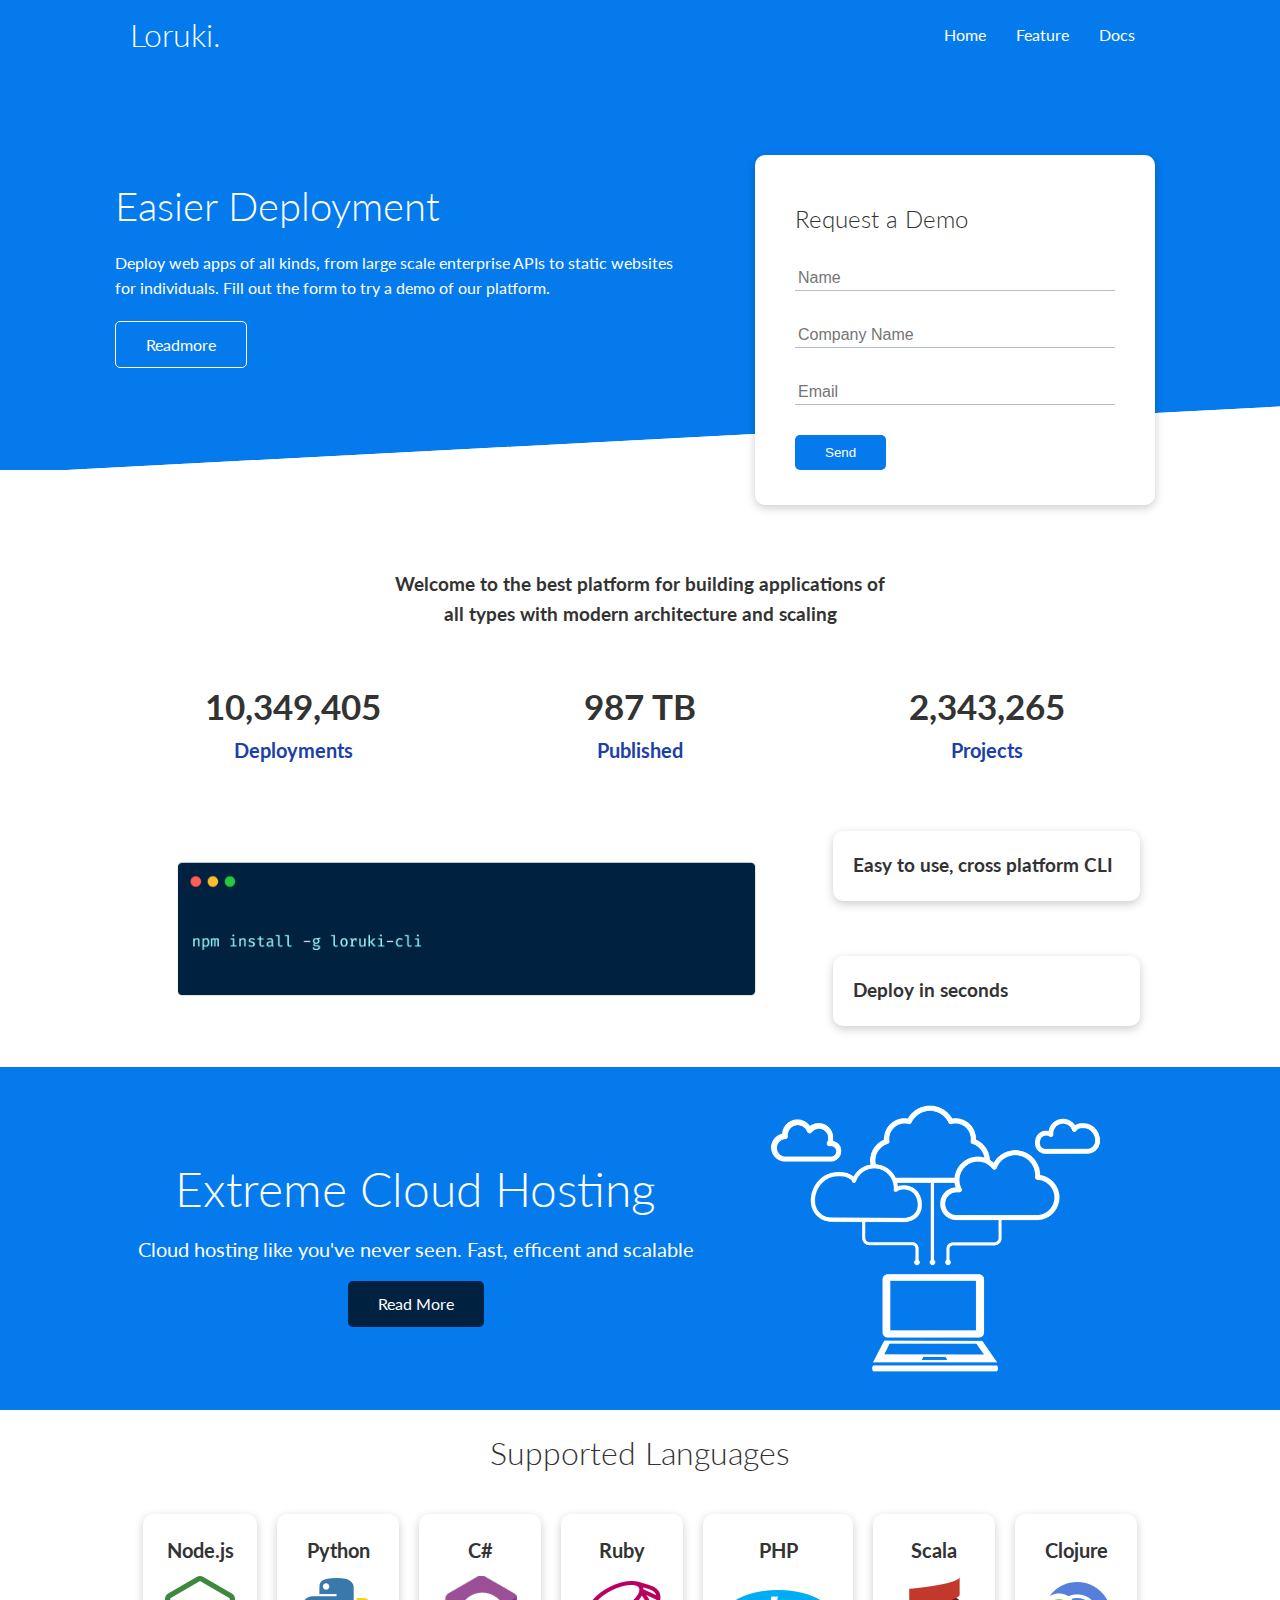
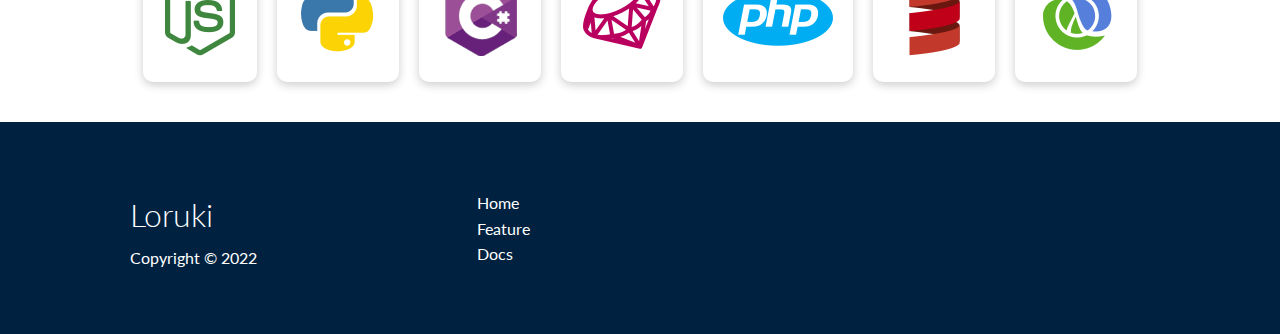
<file: index.html>
<!DOCTYPE html>
<html lang="en">
  <head>
    <meta charset="UTF-8" />
    <meta http-equiv="X-UA-Compatible" content="IE=edge" />
    <meta name="viewport" content="width=device-width, initial-scale=1.0" />
    <link
      rel="stylesheet"
      href="https://cdnjs.cloudflare.com/ajax/libs/font-awesome/6.0.0-beta3/css/all.min.css"
      integrity="sha512-Fo3rlrZj/k7ujTnHg4CGR2D7kSs0v4LLanw2qksYuRlEzO+tcaEPQogQ0KaoGN26/zrn20ImR1DfuLWnOo7aBA=="
      crossorigin="anonymous"
      referrerpolicy="no-referrer"
    />
    <link rel="stylesheet" href="css/utilities.css" />
    <link rel="stylesheet" href="css/style.css" />
    <title>Loruki | Cloud Hosting For Everyone</title>
  </head>
  <body>
    <!-- Navbar -->
    <div class="navbar">
      <div class="container flex">
        <h1 class="logo">Loruki.</h1>
        <nav>
          <ul>
            <li><a href="index.html">Home</a></li>
            <li><a href="features.html">Feature</a></li>
            <li><a href="docs.html">Docs</a></li>
          </ul>
        </nav>
      </div>
    </div>

    <!-- Showcase -->
    <section class="showcase">
      <div class="container grid">
        <div class="showcase-text">
          <h1>Easier Deployment</h1>
          <p>
            Deploy web apps of all kinds, from large scale enterprise APIs to
            static websites for individuals. Fill out the form to try a demo of
            our platform.
          </p>
          <a href="features.html" class="btn btn-outline">Readmore</a>
        </div>
        <div class="showcase-form card">
          <h2>Request a Demo</h2>

          <!-- Normal Form -->
          <form>
            <div class="form-control">
              <input type="text" name="name" placeholder="Name" required />
            </div>
            <div class="form-control">
              <input
                type="text"
                name="company"
                placeholder="Company Name"
                required
              />
            </div>
            <div class="form-control">
              <input type="email" name="email" placeholder="Email" required />
            </div>
            <input type="submit" value="Send" class="btn btn-primary" />
          </form>

          <!-- Form with Netlify Features -->
          <!-- 
            <form
              name="contact"
              netlify-honeypot="bot-field"
              method="POST"
              data-netlify="true"
            >
              <input type="hidden" name="form-name" value="contact" />
              <p class="hidden">
                <label
                  >Don’t fill this out if you're human: <input name="bot-field"
                /></label>
              </p>
              <div class="form-control">
                <input type="text" name="name" placeholder="Name" required />
              </div>
              <div class="form-control">
                <input
                  type="text"
                  name="company"
                  placeholder="Company Name"
                  required
                />
              </div>
              <div class="form-control">
                <input type="email" name="email" placeholder="Email" required />
              </div>
              <input type="submit" value="Send" class="btn btn-primary" />
            </form>
           -->
           
        </div>
      </div>
    </section>

    <!-- Stats -->
    <section class="stats">
      <div class="container">
        <h3 class="stats-heading text-center my-1">
          Welcome to the best platform for building applications of all types
          with modern architecture and scaling
        </h3>

        <div class="grid grid-3 text-center my-4">
          <div>
            <i class="fas fa-server fa-3x"></i>
            <h3>10,349,405</h3>
            <p class="text-secondary">Deployments</p>
          </div>
          <div>
            <i class="fas fa-upload fa-3x"></i>
            <h3>987 TB</h3>
            <p class="text-secondary">Published</p>
          </div>
          <div>
            <i class="fas fa-project-diagram fa-3x"></i>
            <h3>2,343,265</h3>
            <p class="text-secondary">Projects</p>
          </div>
        </div>
      </div>
    </section>

    <!-- Cli -->
    <section class="cli">
      <div class="container grid">
        <img src="images/cli.png" alt="" />
        <div class="card">
          <h3>Easy to use, cross platform CLI</h3>
        </div>
        <div class="card">
          <h3>Deploy in seconds</h3>
        </div>
      </div>
    </section>

    <!-- Cloud -->
    <section class="cloud bg-primary my-2 py-2">
      <div class="container grid">
        <div class="text-center">
          <h2 class="lg">Extreme Cloud Hosting</h2>
          <p class="lead my-1">
            Cloud hosting like you've never seen. Fast, efficent and scalable
          </p>
          <a href="features.html" class="btn btn-dark">Read More</a>
        </div>
        <img src="images/cloud.png" alt="" />
      </div>
    </section>

    <!-- Languages -->
    <section class="languages">
      <h2 class="md text-center my-2">Supported Languages</h2>
      <div class="container flex">
        <div class="card">
          <h4>Node.js</h4>
          <img src="images/logos/node.png" alt="" />
        </div>
        <div class="card">
          <h4>Python</h4>
          <img src="images/logos/python.png" alt="" />
        </div>
        <div class="card">
          <h4>C#</h4>
          <img src="images/logos/csharp.png" alt="" />
        </div>
        <div class="card">
          <h4>Ruby</h4>
          <img src="images/logos/ruby.png" alt="" />
        </div>
        <div class="card">
          <h4>PHP</h4>
          <img src="images/logos/php.png" alt="" />
        </div>
        <div class="card">
          <h4>Scala</h4>
          <img src="images/logos/scala.png" alt="" />
        </div>
        <div class="card">
          <h4>Clojure</h4>
          <img src="images/logos/clojure.png" alt="" />
        </div>
      </div>
    </section>

    <!-- Footer -->
    <footer class="bg-dark py-5">
      <div class="container grid grid-3">
        <div>
          <h1>Loruki</h1>
          <p>Copyright &copy; 2022</p>
        </div>
        <nav>
          <ul>
            <li><a href="index.html">Home</a></li>
            <li><a href="features.html">Feature</a></li>
            <li><a href="docs.html">Docs</a></li>
          </ul>
        </nav>
        <div class="social">
          <a href="#"><i class="fab fa-github fa-2x"></i></a>
          <a href="#"><i class="fab fa-facebook fa-2x"></i></a>
          <a href="#"><i class="fab fa-instagram fa-2x"></i></a>
          <a href="#"><i class="fab fa-twitter fa-2x"></i></a>
        </div>
      </div>
    </footer>
  </body>
</html>
</file>
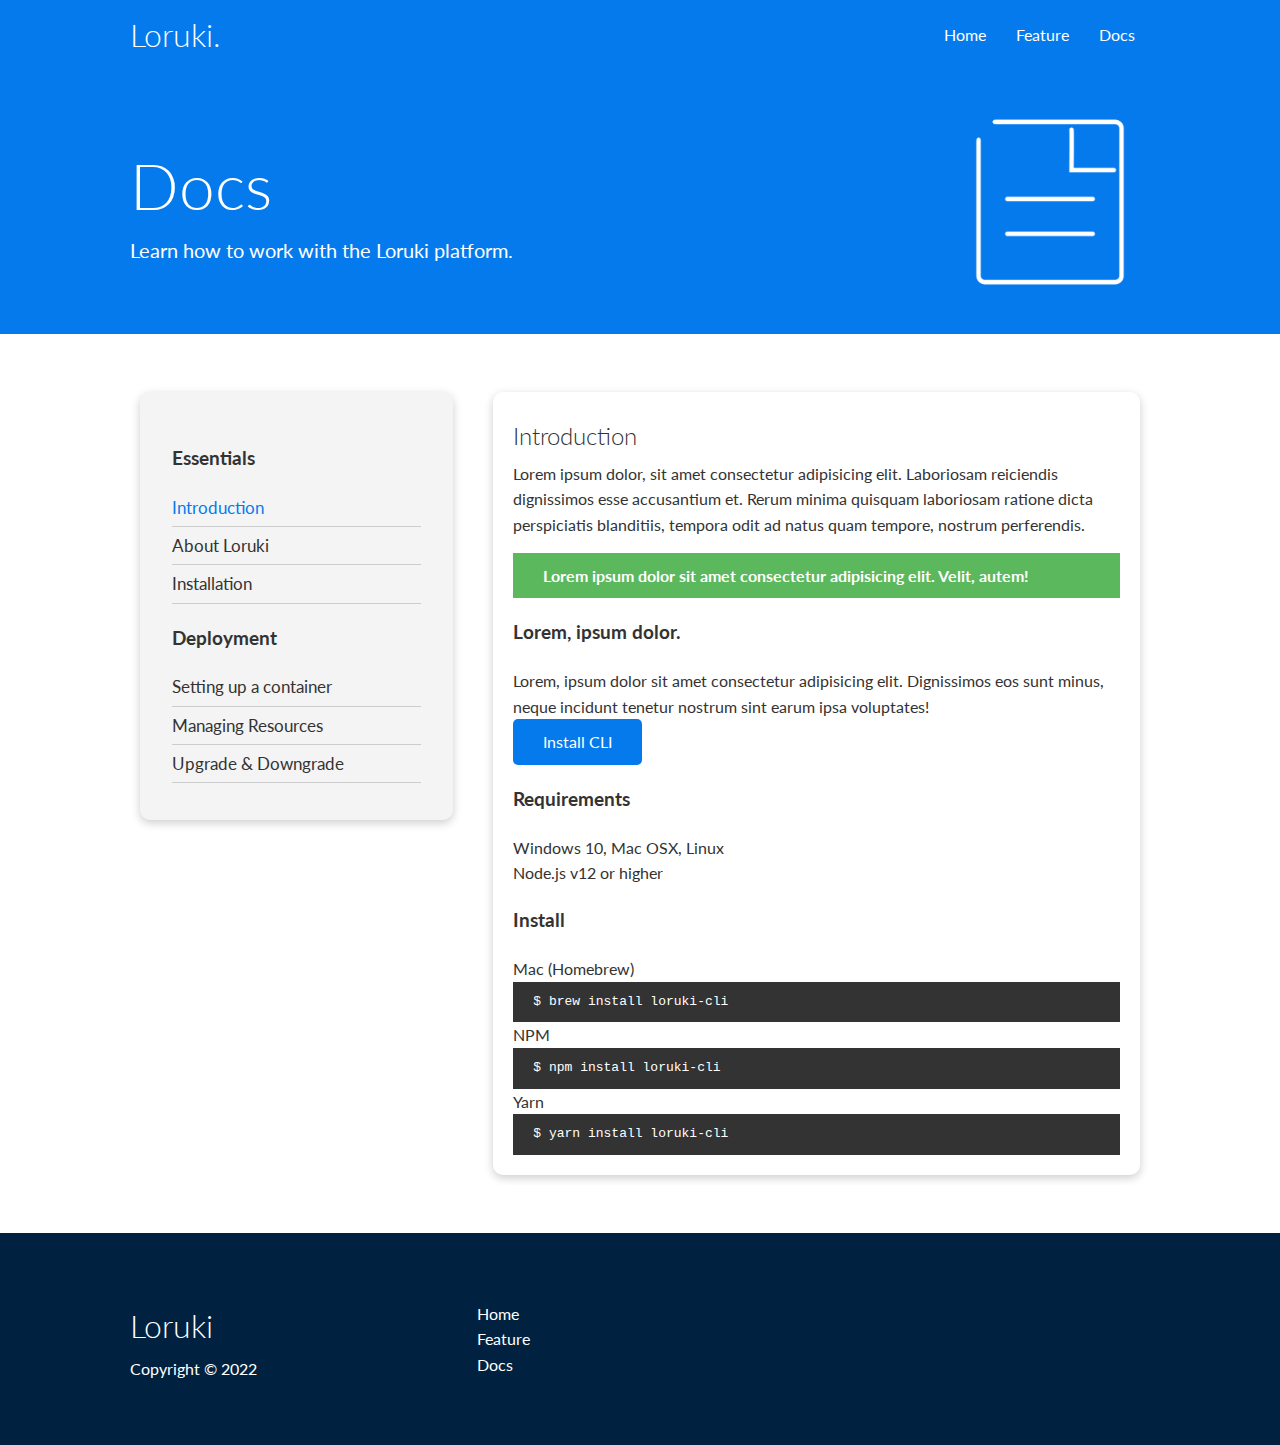
<file: docs.html>
<!DOCTYPE html>
<html lang="en">
  <head>
    <meta charset="UTF-8" />
    <meta http-equiv="X-UA-Compatible" content="IE=edge" />
    <meta name="viewport" content="width=device-width, initial-scale=1.0" />
    <link
      rel="stylesheet"
      href="https://cdnjs.cloudflare.com/ajax/libs/font-awesome/6.0.0-beta3/css/all.min.css"
      integrity="sha512-Fo3rlrZj/k7ujTnHg4CGR2D7kSs0v4LLanw2qksYuRlEzO+tcaEPQogQ0KaoGN26/zrn20ImR1DfuLWnOo7aBA=="
      crossorigin="anonymous"
      referrerpolicy="no-referrer"
    />
    <link rel="stylesheet" href="css/utilities.css" />
    <link rel="stylesheet" href="css/style.css" />
    <title>Loruki | Cloud Hosting For Everyone</title>
  </head>
  <body>
    <!-- Navbar -->
    <div class="navbar">
      <div class="container flex">
        <h1 class="logo">Loruki.</h1>
        <nav>
          <ul>
            <li><a href="index.html">Home</a></li>
            <li><a href="features.html">Feature</a></li>
            <li><a href="docs.html">Docs</a></li>
          </ul>
        </nav>
      </div>
    </div>

    <!-- Head -->
    <section class="docs-head bg-primary py-3">
      <div class="container grid">
        <div>
          <h1 class="xl">Docs</h1>
          <p class="lead">Learn how to work with the Loruki platform.</p>
        </div>
        <img src="images/docs.png" alt="" />
      </div>
    </section>

    <!-- Docs Main -->
    <section class="docs-main my-4">
      <div class="container grid">
        <div class="card bg-light p-3">
          <h3 class="my-2">Essentials</h3>
          <nav>
            <ul>
              <li>
                <a class="text-primary" href="#">Introduction</a>
              </li>
              <li>
                <a href="#">About Loruki</a>
              </li>
              <li>
                <a href="#">Installation</a>
              </li>
            </ul>
          </nav>

          <h3 class="my-2">Deployment</h3>
          <nav>
            <ul>
              <li>
                <a href="#">Setting up a container</a>
              </li>
              <li>
                <a href="#">Managing Resources</a>
              </li>
              <li>
                <a href="#">Upgrade & Downgrade</a>
              </li>
            </ul>
          </nav>
        </div>
        <div class="card">
          <h2>Introduction</h2>
          <p>
            Lorem ipsum dolor, sit amet consectetur adipisicing elit. Laboriosam
            reiciendis dignissimos esse accusantium et. Rerum minima quisquam
            laboriosam ratione dicta perspiciatis blanditiis, tempora odit ad
            natus quam tempore, nostrum perferendis.
          </p>

          <div class="alert alert-success">
            <i class="fas fa-info"></i> Lorem ipsum dolor sit amet consectetur
            adipisicing elit. Velit, autem!
          </div>

          <h3>Lorem, ipsum dolor.</h3>
          <p>
            Lorem, ipsum dolor sit amet consectetur adipisicing elit.
            Dignissimos eos sunt minus, neque incidunt tenetur nostrum sint
            earum ipsa voluptates!
          </p>
          <a href="#" class="btn btn-primary">Install CLI</a>

          <h3>Requirements</h3>
          <ul>
            <li>Windows 10, Mac OSX, Linux</li>
            <li>Node.js v12 or higher</li>
          </ul>

          <h3>Install</h3>
          <p>Mac (Homebrew)</p>
          <pre><code>$ brew install loruki-cli</code></pre>
          <p>NPM</p>
          <pre><code>$ npm install loruki-cli</code></pre>
          <p>Yarn</p>
          <pre><code>$ yarn install loruki-cli</code></pre>
        </div>
      </div>
    </section>

    <!-- Footer -->
    <footer class="bg-dark py-5">
      <div class="container grid grid-3">
        <div>
          <h1>Loruki</h1>
          <p>Copyright &copy; 2022</p>
        </div>
        <nav>
          <ul>
            <li><a href="index.html">Home</a></li>
            <li><a href="features.html">Feature</a></li>
            <li><a href="docs.html">Docs</a></li>
          </ul>
        </nav>
        <div class="social">
          <a href="#"><i class="fab fa-github fa-2x"></i></a>
          <a href="#"><i class="fab fa-facebook fa-2x"></i></a>
          <a href="#"><i class="fab fa-instagram fa-2x"></i></a>
          <a href="#"><i class="fab fa-twitter fa-2x"></i></a>
        </div>
      </div>
    </footer>
  </body>
</html>
</file>
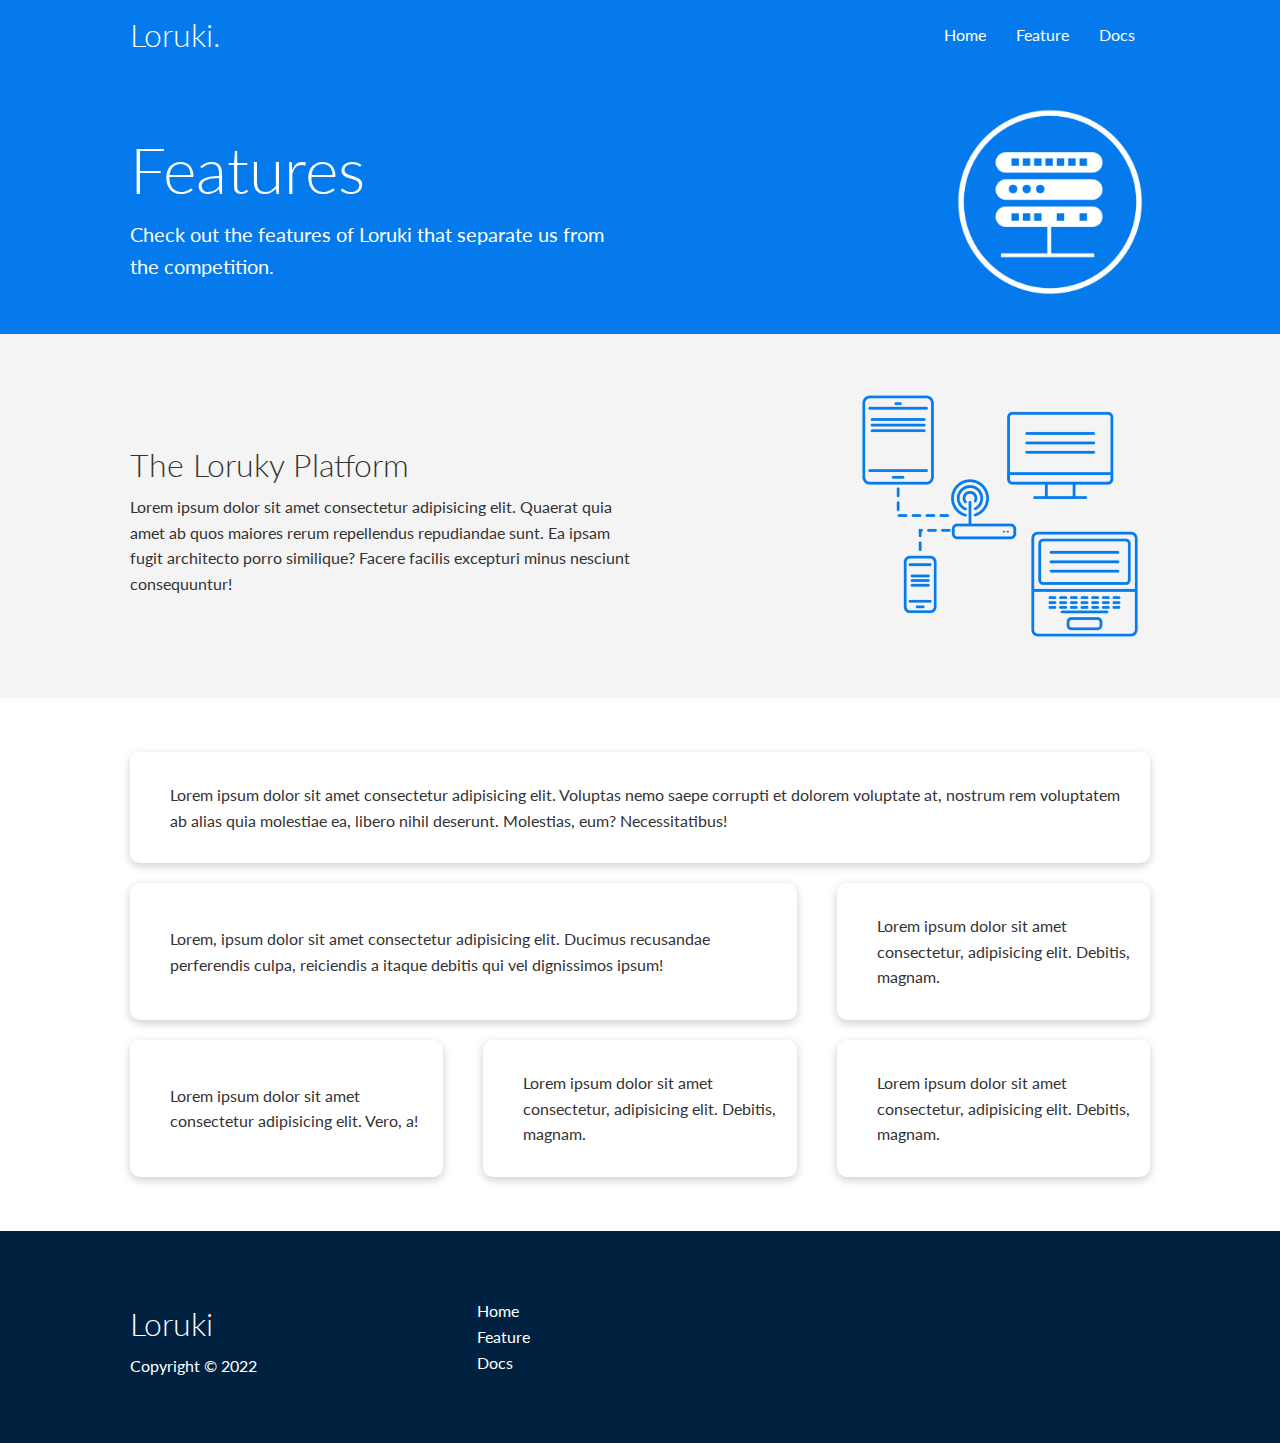
<file: features.html>
<!DOCTYPE html>
<html lang="en">
  <head>
    <meta charset="UTF-8" />
    <meta http-equiv="X-UA-Compatible" content="IE=edge" />
    <meta name="viewport" content="width=device-width, initial-scale=1.0" />
    <link
      rel="stylesheet"
      href="https://cdnjs.cloudflare.com/ajax/libs/font-awesome/6.0.0-beta3/css/all.min.css"
      integrity="sha512-Fo3rlrZj/k7ujTnHg4CGR2D7kSs0v4LLanw2qksYuRlEzO+tcaEPQogQ0KaoGN26/zrn20ImR1DfuLWnOo7aBA=="
      crossorigin="anonymous"
      referrerpolicy="no-referrer"
    />
    <link rel="stylesheet" href="css/utilities.css" />
    <link rel="stylesheet" href="css/style.css" />
    <title>Loruki | Cloud Hosting For Everyone</title>
  </head>
  <body>
    <!-- Navbar -->
    <div class="navbar">
      <div class="container flex">
        <h1 class="logo">Loruki.</h1>
        <nav>
          <ul>
            <li><a href="index.html">Home</a></li>
            <li><a href="features.html">Feature</a></li>
            <li><a href="docs.html">Docs</a></li>
          </ul>
        </nav>
      </div>
    </div>

    <!-- Head -->
    <section class="features-head bg-primary py-3">
      <div class="container grid">
        <div>
          <h1 class="xl">Features</h1>
          <p class="lead">
            Check out the features of Loruki that separate us from the
            competition.
          </p>
        </div>
        <img src="images/server.png" alt="">
      </div>
    </section>
    
    <!-- Subhead -->
    <section class="features-sub-head bg-light py-3">
      <div class="container grid">
        <div>
          <h1 class="md">The Loruky Platform</h1>
          <p></p>
            Lorem ipsum dolor sit amet consectetur adipisicing elit. Quaerat quia amet ab quos maiores rerum repellendus repudiandae sunt. Ea ipsam fugit architecto porro similique? Facere facilis excepturi minus nesciunt consequuntur!
          </p>
        </div>
        <img src="images/server2.png" alt="">
      </div>
      </div>
    </section>

    <section class="features-main my-2">
      <div class="container grid grid-3">
        <div class="card flex">
            <i class="fas fa-server fa-3x"></i>
            <p>Lorem ipsum dolor sit amet consectetur adipisicing elit. Voluptas nemo saepe corrupti et dolorem voluptate at, nostrum rem voluptatem ab alias quia molestiae ea, libero nihil deserunt. Molestias, eum? Necessitatibus!</p>
        </div>
        <div class="card flex">
            <i class="fas fa-network-wired fa-3x"></i>
            <p>
                Lorem, ipsum dolor sit amet consectetur adipisicing elit. Ducimus
                recusandae perferendis culpa, reiciendis a itaque debitis qui vel
                dignissimos ipsum!
            </p>
        </div>
        <div class="card flex">
            <i class="fas fa-laptop-code fa-3x"></i>
            <p>
                Lorem ipsum dolor sit amet consectetur, adipisicing elit. Debitis,
                magnam.
            </p>
        </div>
        <div class="card flex">
            <i class="fas fa-database fa-3x"></i>
            <p>
                Lorem ipsum dolor sit amet consectetur adipisicing elit. Vero, a!
            </p>
        </div>
        <div class="card flex">
            <i class="fas fa-power-off fa-3x"></i>
            <p>
                Lorem ipsum dolor sit amet consectetur, adipisicing elit. Debitis,
                magnam.
            </p>
        </div>
        <div class="card flex">
            <i class="fas fa-upload fa-3x"></i>
            <p>
                Lorem ipsum dolor sit amet consectetur, adipisicing elit. Debitis,
                magnam.
            </p>
        </div>
    </div>
    </section>

    <!-- Footer -->
    <footer class="bg-dark py-5">
      <div class="container grid grid-3">
        <div>
          <h1>Loruki</h1>
          <p>Copyright &copy; 2022</p>
        </div>
        <nav>
          <ul>
            <li><a href="index.html">Home</a></li>
            <li><a href="features.html">Feature</a></li>
            <li><a href="docs.html">Docs</a></li>
          </ul>
        </nav>
        <div class="social">
          <a href="#"><i class="fab fa-github fa-2x"></i></a>
          <a href="#"><i class="fab fa-facebook fa-2x"></i></a>
          <a href="#"><i class="fab fa-instagram fa-2x"></i></a>
          <a href="#"><i class="fab fa-twitter fa-2x"></i></a>
        </div>
      </div>
    </footer>
  </body>
</html>
</file>
<file: css/utilities.css>
.container {
  max-width: 1100px;
  margin: 0 auto;
  overflow: auto;
  padding: 0 40px;
}

.card {
  background-color: #fff;
  color: #333;
  border-radius: 10px;
  box-shadow: 0 3px 10px rgba(0, 0, 0, 0.2);
  padding: 20px;
  margin: 10px;
}

.btn {
  display: inline-block;
  padding: 10px 30px;
  cursor: pointer;
  background-color: var(--primary-color);
  color: #fff;
  border: none;
  border-radius: 5px;
}

.btn-outline {
  background-color: transparent;
  border: 1px solid #fff;
}

.btn:hover {
  transform: scale(0.98);
}

/* Backgrounds & colored buttons */
.bg-primary,
.btn-primary {
  background-color: var(--primary-color);
  color: #fff;
}

.bg-secondary,
.btn-secondary {
  background-color: var(--secondary-color);
  color: #fff;
}

.bg-dark,
.btn-dark {
  background-color: var(--dark-color);
  color: #fff;
}

.bg-light,
.btn-light {
  background-color: var(--light-color);
  color: #333;
}

.bg-primary a,
.btn-primary a,
.bg-secondary a,
.btn-secondary a,
.bg-dark a,
.btn-dark a {
  color: #fff;
}

/* Text Colours */
.text-primary {
  color: var(--primary-color);
}

.text-secondary {
  color: var(--secondary-color);
}

.text-dark {
  color: var(--dark-color);
}

.text-light {
  color: var(--light-color);
}

/* Text sizes */
.lead {
  font-size: 20px;
}

.sm {
  font-size: 1rem;
}

.md {
  font-size: 2rem;
}

.lg {
  font-size: 3rem;
}

.xl {
  font-size: 4rem;
}

.text-center {
  text-align: center;
}

/* Alert */
.alert {
  background-color: var(--light-color);
  padding: 10px 20px;
  font-weight: bold;
  margin: 15px 0;
}

.alert i {
  margin-right: 10px;
}

.alert-success {
  background-color: var(--success-color);
  color: #fff;
}

.alert-error {
  background-color: var(--error-color);
  color: #fff;
}

.flex {
  display: flex;
  justify-content: center;
  align-items: center;
  height: 100%;
}

.grid {
  display: grid;
  grid-template-columns: repeat(2, 1fr);
  gap: 20px;
  justify-content: center;
  align-items: center;
  height: 100%;
}

.grid-3 {
  grid-template-columns: repeat(3, 1fr);
}

/* Margin */
.my-1 {
  margin: 1rem 0;
}

.my-2 {
  margin: 1.5rem 0;
}

.my-3 {
  margin: 2rem 0;
}

.my-4 {
  margin: 3rem 0;
}

.my-5 {
  margin: 4rem 0;
}

.m-1 {
  margin: 1rem;
}

.m-2 {
  margin: 1.5rem;
}

.m-3 {
  margin: 2rem;
}

.m-4 {
  margin: 3rem;
}

.m-5 {
  margin: 4rem;
}

/* Padding */
.py-1 {
  padding: 1rem 0;
}

.py-2 {
  padding: 1.5rem 0;
}

.py-3 {
  padding: 2rem 0;
}

.py-4 {
  padding: 3rem 0;
}

.py-5 {
  padding: 4rem 0;
}

.p-1 {
  padding: 1rem;
}

.p-2 {
  padding: 1.5rem;
}

.p-3 {
  padding: 2rem;
}

.p-4 {
  padding: 3rem;
}

.p-5 {
  padding: 4rem;
}
</file>
<file: css/style.css>
@import url("https://fonts.googleapis.com/css2?family=Lato:wght@300&family=Roboto:wght@100&display=swap");

:root {
  --primary-color: #047aed;
  --secondary-color: #1c3fa8;
  --dark-color: #002240;
  --light-color: #f4f4f4;
  --success-color: #5cb85c;
  --error-color: #d9534f;
}
* {
  box-sizing: border-box;
  padding: 0;
  margin: 0;
}

body {
  font-family: "Lato", sans-serif;
  color: #333;
  line-height: 1.6;
}

ul {
  list-style-type: none;
}

a {
  text-decoration: none;
  color: #333;
}

h1,
h2 {
  font-weight: 300;
  line-height: 1.2;
  margin: 10px 0;
}

p {
  margin: 10px, 0;
}

img {
  width: 100%;
}

code,
pre {
  background: #333;
  color: #fff;
  padding: 10px;
}

.hidden {
  visibility: hidden;
  height: 0;
}

/* Navbar */

.navbar {
  background-color: var(--primary-color);
  color: white;
  height: 70px;
}

.navbar ul {
  display: flex;
}

.navbar a {
  color: #fff;
  padding: 10px;
  margin: 0 5px;
}

.navbar a:hover {
  border-bottom: 2px #fff solid;
}

.navbar .flex {
  justify-content: space-between;
}

/* Showcase */

.showcase {
  height: 400px;
  background-color: var(--primary-color);
  color: #fff;
  position: relative;
}

.showcase h1 {
  font-size: 40px;
}

.showcase p {
  margin: 20px 0;
}

.showcase .grid {
  overflow: visible;
  grid-template-columns: 55% 45%;
  gap: 30px;
}

.showcase-text {
  animation: slideInFromLeft 1s ease-in;
}

.showcase-form {
  position: relative;
  top: 60px;
  height: 350px;
  width: 400px;
  padding: 40px;
  z-index: 100;
  justify-self: flex-end;
  animation: slideInFromRight 1s ease-in;
}

.showcase-form .form-control {
  margin: 30px 0;
}

.showcase-form input[type="text"],
.showcase-form input[type="email"] {
  border: 0;
  border-bottom: 1px solid #b4becb;
  width: 100%;
  padding: 3px;
  font-size: 16px;
}

.showcase-form input:focus {
  outline: none;
}

.showcase::before,
.showcase::after {
  content: "";
  position: absolute;
  height: 100px;
  bottom: -70px;
  right: 0;
  left: 0;
  background: #fff;
  transform: skewY(-3deg);
  -webkit-transform: skewY(-3deg);
  -moz-transform: skewY(-3deg);
  -ms-transform: skewY(-3deg);
}

/* Stats */
.stats {
  padding-top: 100px;
  animation: slideInFromBottom 1s ease-in;
}

.stats-heading {
  max-width: 500px;
  margin: auto;
}

.stats .grid h3 {
  font-size: 35px;
}

.stats .grid p {
  font-size: 20px;
  font-weight: bold;
}

/* Cli */
.cli .grid {
  grid-template-columns: repeat(3, 1fr);
  grid-template-rows: repeat(2, 1fr);
}

.cli .grid > *:first-child {
  grid-column: 1 / span 2;
  grid-row: 1 / span 2;
}

/* Cloud */
.cloud .grid {
  grid-template-columns: 4fr 3fr;
}

/* Languages */
.languages .flex {
  flex-wrap: wrap;
}

.languages .card {
  text-align: center;
  margin: 18px 10px 40px;
  transition: transform 0.2s ease-in;
}

.languages .card h4 {
  font-size: 20px;
  margin-bottom: 10px;
}

.languages .card:hover {
  transform: translateY(-15px);
}

/* Features */
.features-head img,
.docs-head img {
  width: 200px;
  justify-self: flex-end;
}

.features-sub-head img {
  width: 300px;
  justify-self: flex-end;
}

.features-main .card > i {
  margin-right: 20px;
}

.features-main .grid {
  padding: 30px;
}

.features-main .grid > *:first-child {
  grid-column: 1 / span 3;
}

.features-main .grid > *:nth-child(2) {
  grid-column: 1 / span 2;
}

/* Docs */
.docs-main h3 {
  margin: 20px 0;
}

.docs-main .grid {
  grid-template-columns: 1fr 2fr;
  align-items: flex-start;
}

.docs-main nav li {
  font-size: 17px;
  padding-bottom: 5px;
  margin-bottom: 5px;
  border-bottom: 1px #ccc solid;
}

.docs-main a:hover {
  font-weight: bold;
}

/* Footer */
footer .social a {
  margin: 0 10px;
}

/* Animations */
@keyframes slideInFromLeft {
  0% {
    transform: translateX(-100%);
  }

  100% {
    transform: translateX(0);
  }
}

@keyframes slideInFromRight {
  0% {
    transform: translateX(100%);
  }

  100% {
    transform: translateX(0);
  }
}

@keyframes slideInFromTop {
  0% {
    transform: translateY(-100%);
  }

  100% {
    transform: translateY(0);
  }
}

@keyframes slideInFromBottom {
  0% {
    transform: translateY(100%);
  }

  100% {
    transform: translateY(0);
  }
}

/* Tablets and under */
@media (max-width: 768px) {
  .grid,
  .showcase .grid,
  .stats .grid,
  .cli .grid,
  .could .grid,
  .features-main .grid,
  .docs-main .grid {
    grid-template-columns: 1fr;
    grid-template-rows: 1fr;
  }

  .showcase {
    height: auto;
  }

  .showcase-text {
    text-align: center;
    margin-top: 40px;
    animation: slideInFromTop 1s ease-in;
  }

  .showcase-form {
    justify-self: center;
    margin: auto;
    animation: slideInFromBottom 1s ease-in;
  }

  .cli .grid > *:first-child {
    grid-column: 1;
    grid-row: 1;
  }

  .features-head,
  .features-subhead,
  .docs-head {
    text-align: center;
  }

  .features-head img,
  .features-subhead img,
  .docs-head img {
    justify-self: center;
  }

  .features-main .grid > *:first-child,
  .features-main .grid > *:nth-child(2) {
    grid-column: 1;
  }
}

/* Mobile */
@media (max-width: 500px) {
  .navbar {
    height: 110px;
  }

  .navbar .flex {
    flex-direction: column;
  }

  .navbar ul {
    padding: 10px;
    background-color: rgba(0, 0, 0, 0.1);
  }
}
</file>
